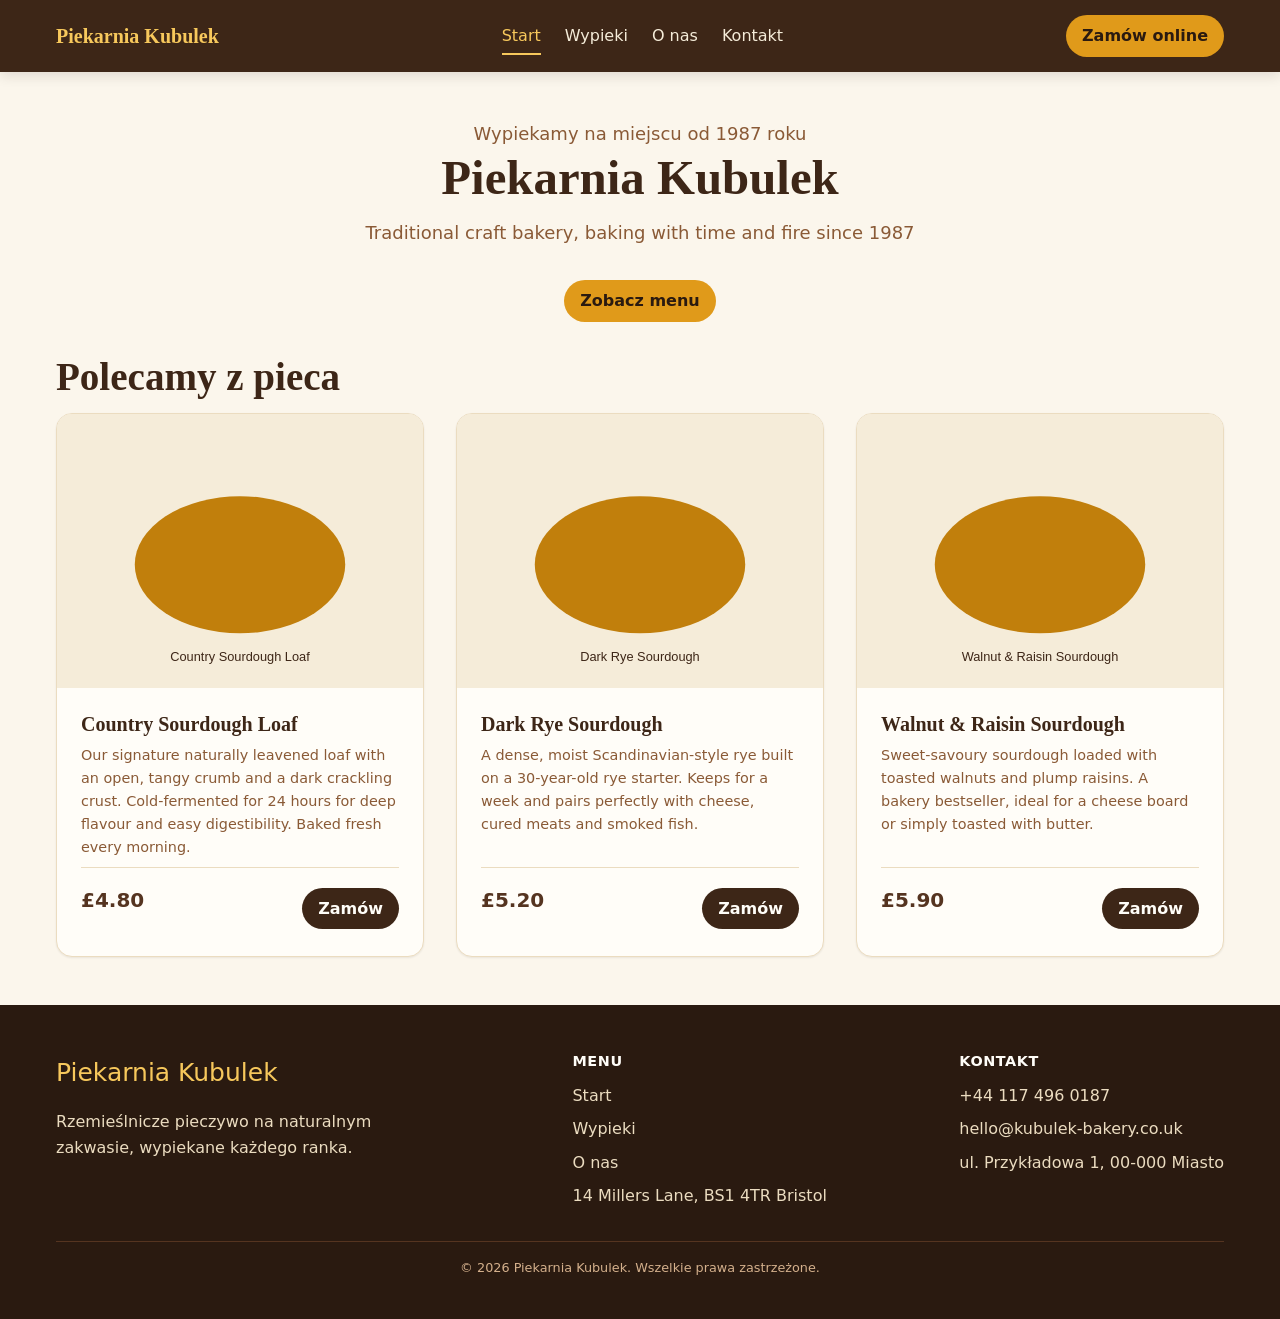
<file: index.html>
<!doctype html>
<html lang="pl">
  <head>
    <meta charset="utf-8" />
    <meta name="viewport" content="width=device-width, initial-scale=1" />
    <meta name="description" content="Piekarnia Kubsztal" />
    <link rel="stylesheet" href="/src/styles/variables.css" />
    <link rel="stylesheet" href="/src/styles/main.css" />
    <title>Piekarnia Kubsztal</title>
  </head>
  <body>
    <div id="nav-root" data-component-root="navigation"></div>
    <main id="main-content" tabindex="-1"></main>
    <div id="footer-root" data-component-root="footer"></div>
    <script type="module" src="/src/core/app.js"></script>
  </body>
</html>
</file>
<file: src/styles/variables.css>
/* ==========================================================================
   Piekarnia Kubulek - Design Tokens
   Owner: Freebuff (UI/UX Engine)
   ========================================================================== */

:root {
  /* ---------- Color palette ---------- */
  /* Warm browns */
  --color-brown-950: #2a1a10;
  --color-brown-900: #3d2617;
  --color-brown-800: #553420;
  --color-brown-700: #6e4429;
  --color-brown-600: #8a5a36;
  --color-brown-500: #a57046;
  --color-brown-300: #d4b08c;

  /* Creamy whites */
  --color-cream-50: #fffdf8;
  --color-cream-100: #fbf6ec;
  --color-cream-200: #f5ecd9;
  --color-cream-300: #ebdcc0;

  /* Amber accents */
  --color-amber-50: #fff8e6;
  --color-amber-100: #ffefc2;
  --color-amber-300: #f7c85c;
  --color-amber-500: #e09a1a;
  --color-amber-600: #c17f0c;
  --color-amber-700: #9a6208;

  /* Semantic colors */
  --color-success: #4f7a3a;
  --color-danger: #a8362b;
  --color-focus-ring: #e09a1a;

  /* Semantic aliases */
  --color-bg: var(--color-cream-100);
  --color-surface: var(--color-cream-50);
  --color-surface-alt: var(--color-cream-200);
  --color-text: var(--color-brown-900);
  --color-text-muted: var(--color-brown-600);
  --color-text-inverse: var(--color-cream-50);
  --color-border: var(--color-cream-300);
  --color-primary: var(--color-amber-500);
  --color-primary-hover: var(--color-amber-600);
  --color-primary-text: var(--color-brown-950);
  --color-dark: var(--color-brown-900);
  --color-dark-hover: var(--color-brown-800);

  /* ---------- Typography ---------- */
  --font-display: "Georgia", "Times New Roman", serif;
  --font-body: system-ui, -apple-system, "Segoe UI", Roboto, "Helvetica Neue", Arial, sans-serif;

  /* Modular type scale (ratio ~1.25, base 1rem) */
  --font-size-xs: 0.8rem;
  --font-size-sm: 0.9rem;
  --font-size-base: 1rem;
  --font-size-md: 1.125rem;
  --font-size-lg: 1.25rem;
  --font-size-xl: 1.563rem;
  --font-size-2xl: 1.953rem;
  --font-size-3xl: 2.441rem;
  --font-size-4xl: 3.052rem;

  --font-weight-regular: 400;
  --font-weight-medium: 500;
  --font-weight-semibold: 600;
  --font-weight-bold: 700;

  --line-height-tight: 1.2;
  --line-height-base: 1.6;

  --letter-spacing-wide: 0.04em;

  /* ---------- Spacing (4px base) ---------- */
  --space-1: 0.25rem;
  --space-2: 0.5rem;
  --space-3: 0.75rem;
  --space-4: 1rem;
  --space-5: 1.5rem;
  --space-6: 2rem;
  --space-7: 3rem;
  --space-8: 4rem;

  /* ---------- Radius ---------- */
  --radius-sm: 0.25rem;
  --radius-md: 0.5rem;
  --radius-lg: 1rem;
  --radius-pill: 999px;

  /* ---------- Shadows ---------- */
  --shadow-sm: 0 1px 2px rgba(42, 26, 16, 0.08);
  --shadow-md: 0 4px 12px rgba(42, 26, 16, 0.12);
  --shadow-lg: 0 12px 28px rgba(42, 26, 16, 0.18);

  /* ---------- Layout ---------- */
  --container-max: 1200px;
  --container-padding: var(--space-4);
  --navbar-height: 4.5rem;

  /* ---------- Motion ---------- */
  --transition-fast: 150ms ease-out;
  --transition-base: 250ms ease-out;

  /* ---------- Breakpoints (reference only; CSS media queries cannot use variables) ---------- */
  /* --bp-sm: 640px;  --bp-md: 768px;  --bp-lg: 1024px;  --bp-xl: 1280px; */
}
</file>
<file: src/styles/main.css>
/* ==========================================================================
   Piekarnia Kubulek - Main Styles
   Owner: Freebuff (UI/UX Engine)
   Requires: variables.css (loaded first)
   ========================================================================== */

@import url("./variables.css");

/* ---------- Base ---------- */

*,
*::before,
*::after {
  box-sizing: border-box;
}

html {
  -webkit-text-size-adjust: 100%;
  scroll-behavior: smooth;
}

body {
  margin: 0;
  min-height: 100vh;
  display: flex;
  flex-direction: column;
  font-family: var(--font-body);
  font-size: var(--font-size-base);
  line-height: var(--line-height-base);
  color: var(--color-text);
  background-color: var(--color-bg);
}

img,
picture,
svg {
  display: block;
  max-width: 100%;
  height: auto;
}

h1,
h2,
h3,
h4 {
  margin: 0 0 var(--space-3);
  font-family: var(--font-display);
  font-weight: var(--font-weight-bold);
  line-height: var(--line-height-tight);
  color: var(--color-brown-900);
}

h1 { font-size: var(--font-size-4xl); }
h2 { font-size: var(--font-size-3xl); }
h3 { font-size: var(--font-size-xl); }
h4 { font-size: var(--font-size-lg); }

p {
  margin: 0 0 var(--space-4);
}

a {
  color: var(--color-brown-700);
  text-decoration-thickness: 1px;
  text-underline-offset: 3px;
  transition: color var(--transition-fast);
}

a:hover {
  color: var(--color-amber-600);
}

:focus-visible {
  outline: 3px solid var(--color-focus-ring);
  outline-offset: 2px;
  border-radius: var(--radius-sm);
}

/* ---------- Layout primitives ---------- */

.container {
  width: 100%;
  max-width: var(--container-max);
  margin-inline: auto;
  padding-inline: var(--container-padding);
}

.section {
  padding-block: var(--space-7);
}

.section__header {
  margin-block-end: var(--space-6);
  text-align: center;
}

.section__subtitle {
  color: var(--color-text-muted);
  font-size: var(--font-size-md);
  margin: 0;
}

.visually-hidden {
  position: absolute !important;
  width: 1px;
  height: 1px;
  padding: 0;
  margin: -1px;
  overflow: hidden;
  clip: rect(0, 0, 0, 0);
  white-space: nowrap;
  border: 0;
}

.skip-link {
  position: absolute;
  inset-block-start: var(--space-2);
  inset-inline-start: var(--space-2);
  z-index: 100;
  padding: var(--space-2) var(--space-4);
  background: var(--color-dark);
  color: var(--color-text-inverse);
  border-radius: var(--radius-md);
  transform: translateY(-200%);
}

.skip-link:focus {
  transform: translateY(0);
}

/* ---------- Navbar (Flexbox) ---------- */

.navbar {
  position: sticky;
  top: 0;
  z-index: 50;
  background-color: var(--color-dark);
  color: var(--color-text-inverse);
  box-shadow: var(--shadow-md);
}

.navbar__inner {
  display: flex;
  align-items: center;
  justify-content: space-between;
  gap: var(--space-4);
  min-height: var(--navbar-height);
}

.navbar__brand {
  display: inline-flex;
  align-items: center;
  gap: var(--space-2);
  font-family: var(--font-display);
  font-size: var(--font-size-lg);
  font-weight: var(--font-weight-bold);
  color: var(--color-amber-300);
  text-decoration: none;
}

.navbar__brand:hover {
  color: var(--color-amber-100);
}

.navbar__menu {
  display: flex;
  align-items: center;
  gap: var(--space-5);
  margin: 0;
  padding: 0;
  list-style: none;
}

.navbar__link {
  color: var(--color-cream-200);
  text-decoration: none;
  font-weight: var(--font-weight-medium);
  padding-block: var(--space-2);
  border-bottom: 2px solid transparent;
  transition: color var(--transition-fast), border-color var(--transition-fast);
}

.navbar__link:hover,
.navbar__link[aria-current="page"] {
  color: var(--color-amber-300);
  border-bottom-color: var(--color-amber-300);
}

.navbar__cta {
  display: inline-flex;
  align-items: center;
  padding: var(--space-2) var(--space-4);
  border-radius: var(--radius-pill);
  background-color: var(--color-primary);
  color: var(--color-primary-text);
  font-weight: var(--font-weight-semibold);
  text-decoration: none;
  transition: background-color var(--transition-fast);
}

.navbar__cta:hover {
  background-color: var(--color-primary-hover);
  color: var(--color-primary-text);
}

/* Mobile: stack menu below brand */
@media (max-width: 767px) {
  .navbar__inner {
    flex-wrap: wrap;
    padding-block: var(--space-3);
  }

  .navbar__menu {
    order: 3;
    width: 100%;
    justify-content: space-between;
    gap: var(--space-3);
    flex-wrap: wrap;
  }
}

/* ---------- Product grid (CSS Grid) ---------- */

.product-grid {
  display: grid;
  grid-template-columns: 1fr;
  gap: var(--space-5);
  margin: 0;
  padding: 0;
  list-style: none;
}

@media (min-width: 640px) {
  .product-grid {
    grid-template-columns: repeat(2, minmax(0, 1fr));
  }
}

@media (min-width: 1024px) {
  .product-grid {
    grid-template-columns: repeat(3, minmax(0, 1fr));
    gap: var(--space-6);
  }
}

/* ---------- Product card ---------- */

.product-card {
  display: flex;
  flex-direction: column;
  height: 100%;
  background-color: var(--color-surface);
  border: 1px solid var(--color-border);
  border-radius: var(--radius-lg);
  overflow: hidden;
  box-shadow: var(--shadow-sm);
  transition: transform var(--transition-base), box-shadow var(--transition-base);
}

.product-card:hover {
  transform: translateY(-4px);
  box-shadow: var(--shadow-lg);
}

.product-card__media {
  margin: 0;
  aspect-ratio: 4 / 3;
  background-color: var(--color-surface-alt);
  overflow: hidden;
}

.product-card__image {
  width: 100%;
  height: 100%;
  object-fit: cover;
}

.product-card__body {
  display: flex;
  flex-direction: column;
  flex-grow: 1;
  gap: var(--space-2);
  padding: var(--space-5);
}

.product-card__badge {
  align-self: flex-start;
  padding: var(--space-1) var(--space-3);
  border-radius: var(--radius-pill);
  background-color: var(--color-amber-100);
  color: var(--color-amber-700);
  font-size: var(--font-size-xs);
  font-weight: var(--font-weight-semibold);
  letter-spacing: var(--letter-spacing-wide);
  text-transform: uppercase;
}

.product-card__title {
  margin: 0;
  font-size: var(--font-size-lg);
}

.product-card__description {
  margin: 0;
  color: var(--color-text-muted);
  font-size: var(--font-size-sm);
}

.product-card__footer {
  display: flex;
  align-items: center;
  justify-content: space-between;
  gap: var(--space-3);
  margin-block-start: auto;
  padding-block-start: var(--space-4);
  border-top: 1px solid var(--color-border);
}

.product-card__price {
  font-size: var(--font-size-lg);
  font-weight: var(--font-weight-bold);
  color: var(--color-brown-800);
}

.product-card__button {
  display: inline-flex;
  align-items: center;
  justify-content: center;
  padding: var(--space-2) var(--space-4);
  border-radius: var(--radius-pill);
  background-color: var(--color-dark);
  color: var(--color-text-inverse);
  font-weight: var(--font-weight-semibold);
  text-decoration: none;
  transition: background-color var(--transition-fast);
}

.product-card__button:hover {
  background-color: var(--color-dark-hover);
  color: var(--color-text-inverse);
}

/* ---------- Footer (Flexbox) ---------- */

.footer {
  margin-block-start: auto;
  background-color: var(--color-brown-950);
  color: var(--color-cream-300);
  padding-block: var(--space-7) var(--space-5);
}

.footer__inner {
  display: flex;
  flex-wrap: wrap;
  justify-content: space-between;
  gap: var(--space-6);
}

.footer__brand {
  max-width: 24rem;
}

.footer__title {
  color: var(--color-amber-300);
  font-size: var(--font-size-xl);
}

.footer__heading {
  margin: 0 0 var(--space-3);
  font-family: var(--font-body);
  font-size: var(--font-size-sm);
  font-weight: var(--font-weight-semibold);
  letter-spacing: var(--letter-spacing-wide);
  text-transform: uppercase;
  color: var(--color-cream-50);
}

.footer__links {
  display: flex;
  flex-direction: column;
  gap: var(--space-2);
  margin: 0;
  padding: 0;
  list-style: none;
}

.footer__links a {
  color: var(--color-cream-300);
  text-decoration: none;
}

.footer__links a:hover {
  color: var(--color-amber-300);
}

.footer__bottom {
  margin-block-start: var(--space-6);
  padding-block-start: var(--space-4);
  border-top: 1px solid var(--color-brown-800);
  font-size: var(--font-size-xs);
  color: var(--color-brown-300);
  text-align: center;
}

/* ---------- Responsive typography & spacing ---------- */

@media (max-width: 639px) {
  :root {
    --font-size-4xl: 2.441rem;
    --font-size-3xl: 1.953rem;
  }

  .section {
    padding-block: var(--space-6);
  }
}

@media (prefers-reduced-motion: reduce) {
  html {
    scroll-behavior: auto;
  }

  *,
  *::before,
  *::after {
    transition-duration: 0.01ms !important;
    animation-duration: 0.01ms !important;
  }

  .product-card:hover {
    transform: none;
  }
}
</file>
